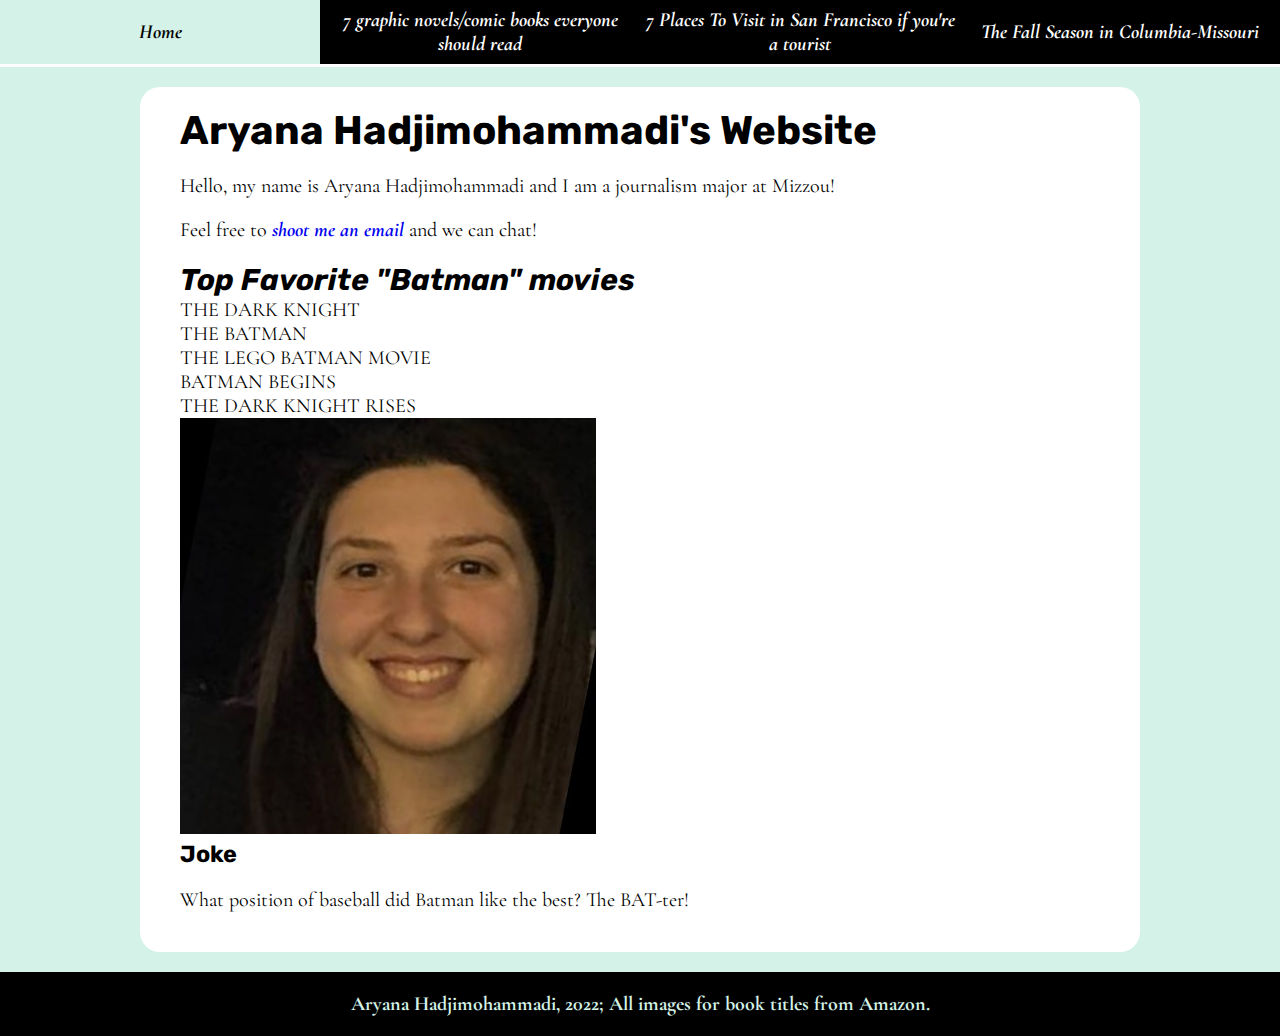
<file: index.html>
<!DOCTYPE html>
<html lang="en" dir="ltr">
  <head>
    <meta charset="utf-8">
    <title>Aryana Hadjimohammadi's Website</title>
    <link rel="preconnect" href="https://fonts.googleapis.com">
    <link rel="preconnect" href="https://fonts.gstatic.com" crossorigin>
    <link href="https://fonts.googleapis.com/css2?family=Cormorant+Garamond&family=Rubik:ital,wght@0,400;1,700&display=swap" rel="stylesheet">

    <link rel="stylesheet" href="my-styles.css">
  </head>
  <body>
    <a class="skip-link" href="#content">Skip to content</a>
    <nav>
      <ul>
        <li><a class="active" href="index.html">Home</a></li>
            <li><a href="seven-graphic-novels-everyone-should-read.html">7 graphic novels/comic books everyone should read</a></li>
            <li><a href="7-Places-To-Visit-In-San-Francisco.html">7 Places To Visit in San Francisco if you're a tourist</a></li>
            <li><a href="Fall-In-Columbia.html">The Fall Season in Columbia-Missouri</a></li>
          </ul>
        </nav>

    <main id="content">
    <h1>Aryana Hadjimohammadi's Website</h1>
    <p>Hello, my name is Aryana Hadjimohammadi and I am a journalism major at Mizzou!</p>

    <p>Feel free to <a href="mailto:ah5hh@umsystem.edu">shoot me an email</a> and we can chat!</p>

    <section>
      <h2>Top Favorite "Batman" movies</h2>
      <ol>
          <li>The Dark Knight</li>
          <li>The Batman</li>
          <li>The LEGO Batman Movie</li>
          <li>Batman Begins</li>
          <li>The Dark Knight Rises</li>
        </ol>
      </section>
<a href="mailto:ah5hh@umsystem.edu">
    <img src="headshot_Aryana.jpeg" alt="headshot of Aryana">
</a>

<section>
  <h3>Joke</h3>
  </section>


  <p>What position of baseball did Batman like the best? The BAT-ter!</p>
</main>

<footer>Aryana Hadjimohammadi, 2022; All images for book titles from Amazon.</footer>

  </body>
</html>
</file>
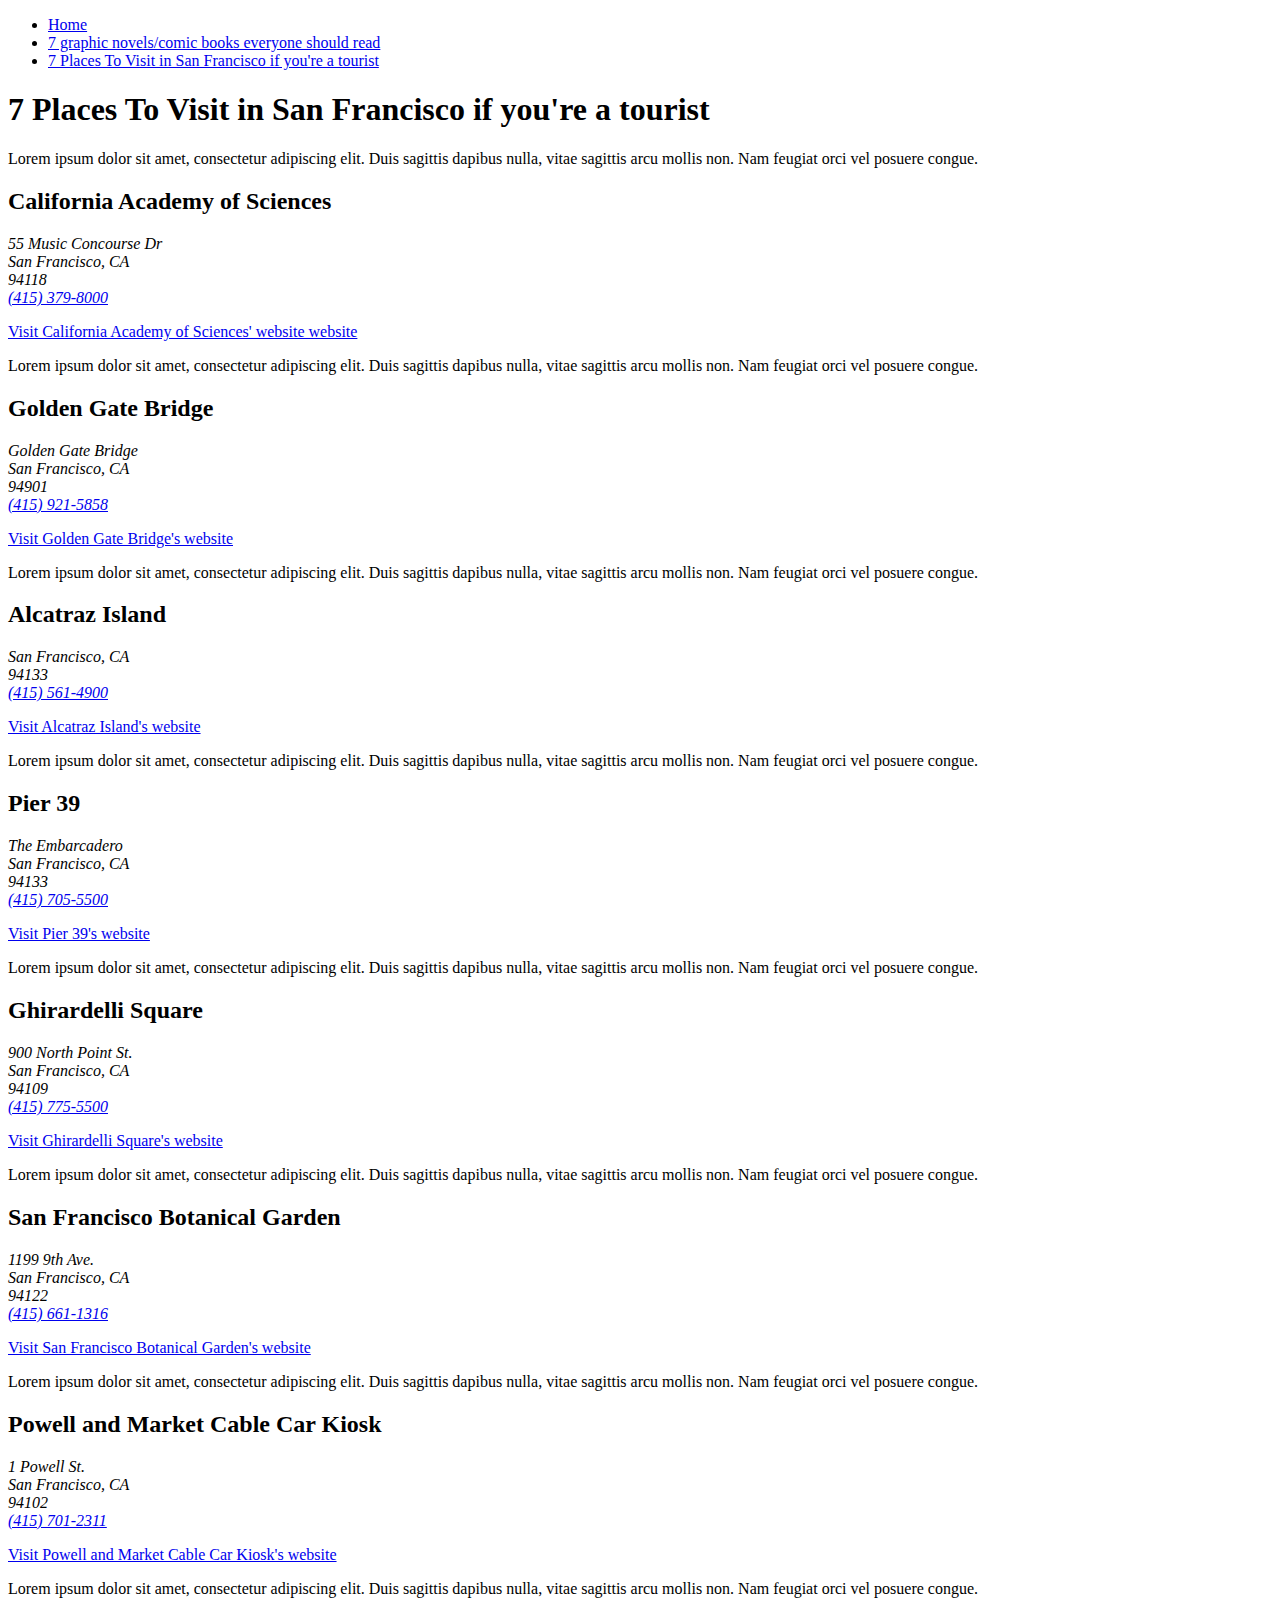
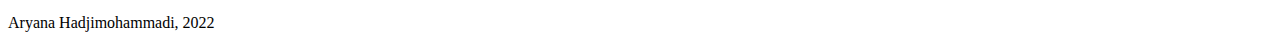
<file: 7 Places To Visit In San Francisco.html>
<!DOCTYPE html>
<html lang="en" dir="ltr">
  <head>
    <meta charset="utf-8">
    <title>7 Places To Visit in San Francisco if you're a tourist</title>
  </head>
  <body>
    <nav>
      <ul>
        <li><a href="index.html">Home</a></li>
            <li><a href="seven-graphic-novels-everyone-should-read.html">7 graphic novels/comic books everyone should read</a></li>
            <li><a class="active" href="7-Places-To-Visit-In-San-Francisco">7 Places To Visit in San Francisco if you're a tourist</a></li>
          </ul>
        </nav>

        <main>
          <h1>7 Places To Visit in San Francisco if you're a tourist</h1>
          <p>Lorem ipsum dolor sit amet, consectetur adipiscing elit. Duis sagittis dapibus nulla, vitae sagittis arcu mollis non. Nam feugiat orci vel posuere congue.</p>

          <section class="location-holder">
            <div class="text-holder">
              <h2>California Academy of Sciences</h2>
              <address>
                55 Music Concourse Dr<br>
                San Francisco, CA<br>
                94118<br>
                <a href="tel:+14153798000">(415) 379-8000</a>
              </address>
              <p><a href="https://www.calacademy.org">Visit California Academy of Sciences' website website</a></p>
              <p>Lorem ipsum dolor sit amet, consectetur adipiscing elit. Duis sagittis dapibus nulla, vitae sagittis arcu mollis non. Nam feugiat orci vel posuere congue.</p>
            </div>
          </section>

          <section class="location-holder">
            <div class="text-holder">
              <h2>Golden Gate Bridge</h2>
              <address>
                Golden Gate Bridge<br>
                San Francisco, CA<br>
                94901<br>
                <a href="tel:+14159215858">(415) 921-5858</a>
              </address>
              <p><a href="https://www.goldengate.org/bridge/visiting-the-bridge/">Visit Golden Gate Bridge's website</a></p>
              <p>Lorem ipsum dolor sit amet, consectetur adipiscing elit. Duis sagittis dapibus nulla, vitae sagittis arcu mollis non. Nam feugiat orci vel posuere congue.</p>
            </div>
          </section>

          <section class="location-holder">
            <div class="text-holder">
              <h2>Alcatraz Island</h2>
              <address>
                San Francisco, CA<br>
                94133<br>
                <a href="tel:+14155614900">(415) 561-4900</a>
              </address>
              <p><a href="https://www.nps.gov/alca/index.htm">Visit Alcatraz Island's website</a></p>
              <p>Lorem ipsum dolor sit amet, consectetur adipiscing elit. Duis sagittis dapibus nulla, vitae sagittis arcu mollis non. Nam feugiat orci vel posuere congue.</p>
            </div>
          </section>

          <section class="location-holder">
            <div class="text-holder">
              <h2>Pier 39</h2>
              <address>
                The Embarcadero<br>
                San Francisco, CA<br>
                94133<br>
                <a href="tel:+14157055500">(415) 705-5500</a>
              </address>
              <p><a href="https://www.pier39.com/">Visit Pier 39's website</a></p>
              <p>Lorem ipsum dolor sit amet, consectetur adipiscing elit. Duis sagittis dapibus nulla, vitae sagittis arcu mollis non. Nam feugiat orci vel posuere congue.</p>
            </div>
          </section>

          <section class="location-holder">
            <div class="text-holder">
              <h2>Ghirardelli Square</h2>
              <address>
                900 North Point St.<br>
                San Francisco, CA<br>
                94109<br>
                <a href="tel:+14157755500">(415) 775-5500</a>
              </address>
              <p><a href="http://www.ghirardellisq.com">Visit Ghirardelli Square's website</a></p>
              <p>Lorem ipsum dolor sit amet, consectetur adipiscing elit. Duis sagittis dapibus nulla, vitae sagittis arcu mollis non. Nam feugiat orci vel posuere congue.</p>
            </div>
          </section>

          <section class="location-holder">
            <div class="text-holder">
              <h2>San Francisco Botanical Garden</h2>
              <address>
                1199 9th Ave.<br>
                San Francisco, CA<br>
                94122<br>
                <a href="tel:+14156611316">(415) 661-1316</a>
              </address>
              <p><a href="https://www.sfbg.org/">Visit San Francisco Botanical Garden's website</a></p>
              <p>Lorem ipsum dolor sit amet, consectetur adipiscing elit. Duis sagittis dapibus nulla, vitae sagittis arcu mollis non. Nam feugiat orci vel posuere congue.</p>
            </div>
          </section>

          <section class="location-holder">
            <div class="text-holder">
              <h2>Powell and Market Cable Car Kiosk</h2>
              <address>
                1 Powell St.<br>
                San Francisco, CA<br>
                94102<br>
                <a href="tel:+14157012311">(415) 701-2311</a>
              </address>
              <p><a href="https://www.sfmta.com/getting-around/muni/cable-cars">Visit Powell and Market Cable Car Kiosk's website</a></p>
              <p>Lorem ipsum dolor sit amet, consectetur adipiscing elit. Duis sagittis dapibus nulla, vitae sagittis arcu mollis non. Nam feugiat orci vel posuere congue.</p>
            </div>
          </section>

        </main>

<footer>Aryana Hadjimohammadi, 2022</footer>


  </body>
</html>
</file>
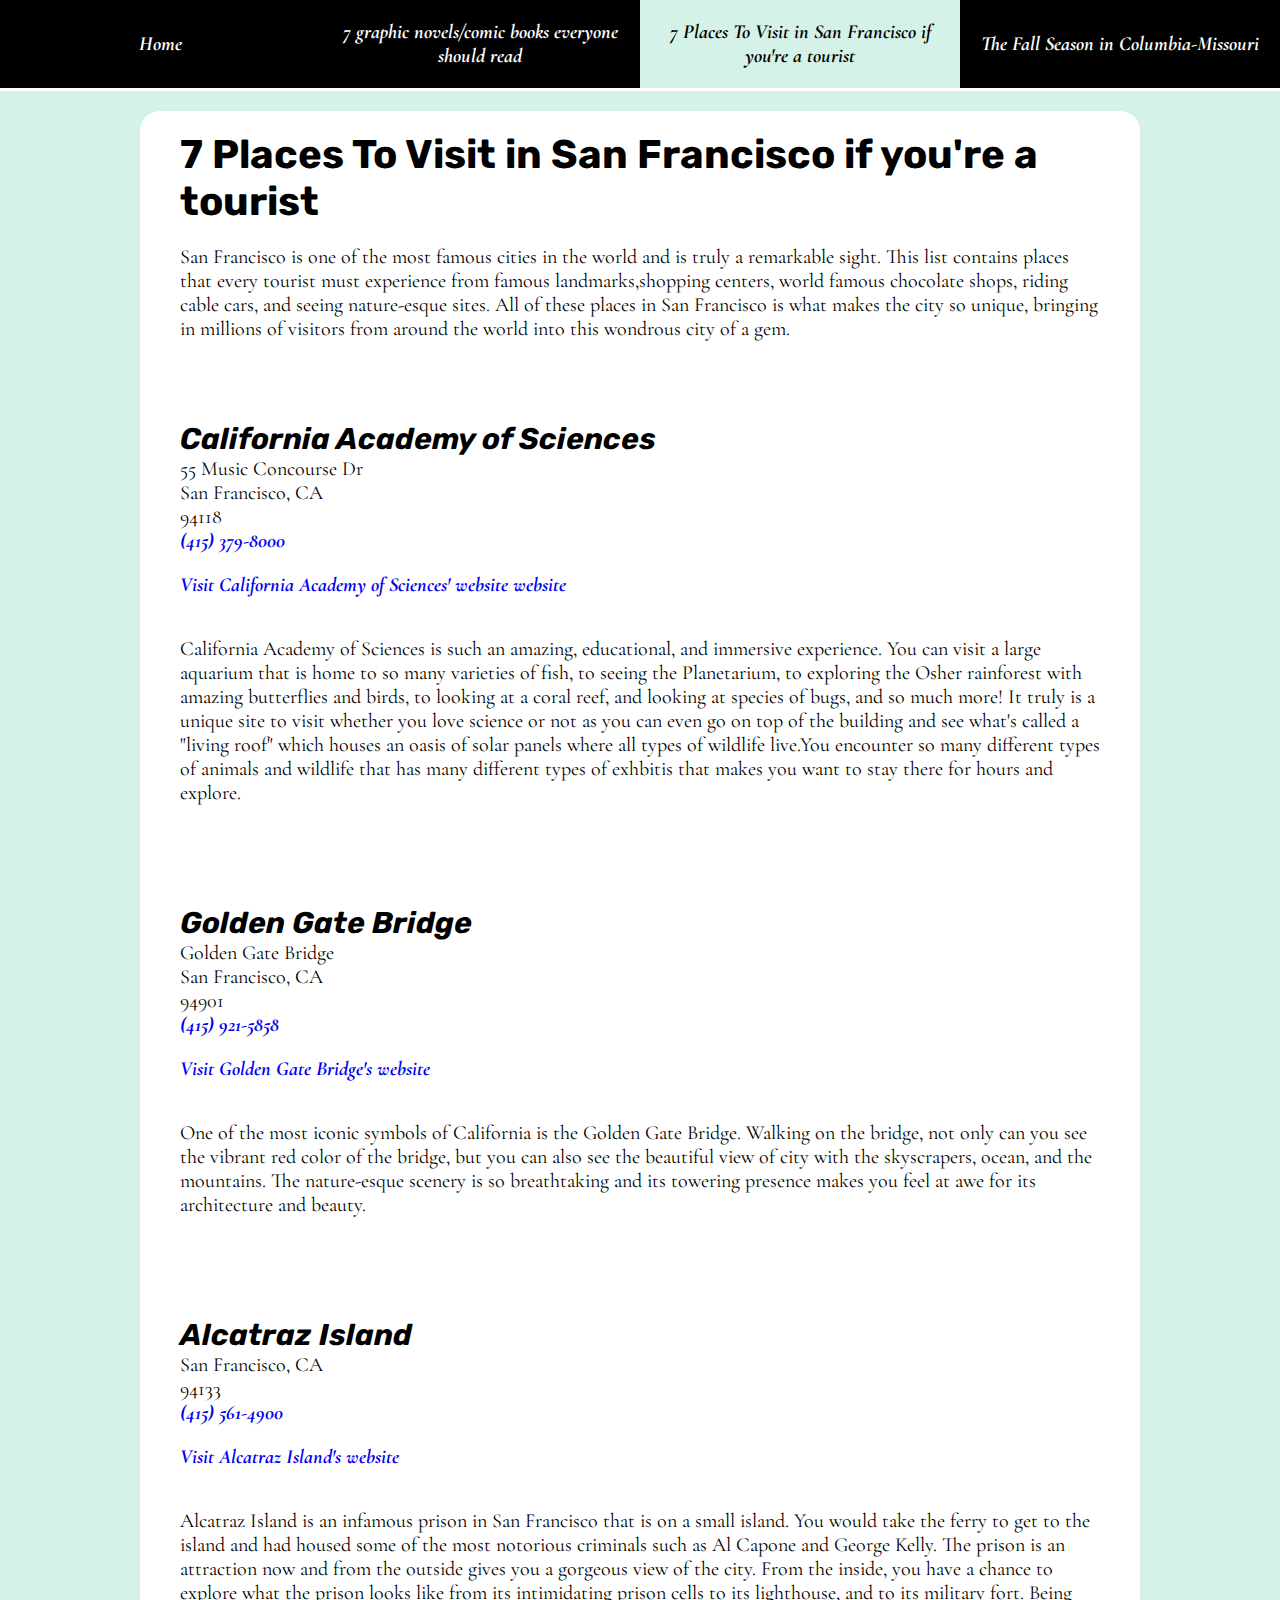
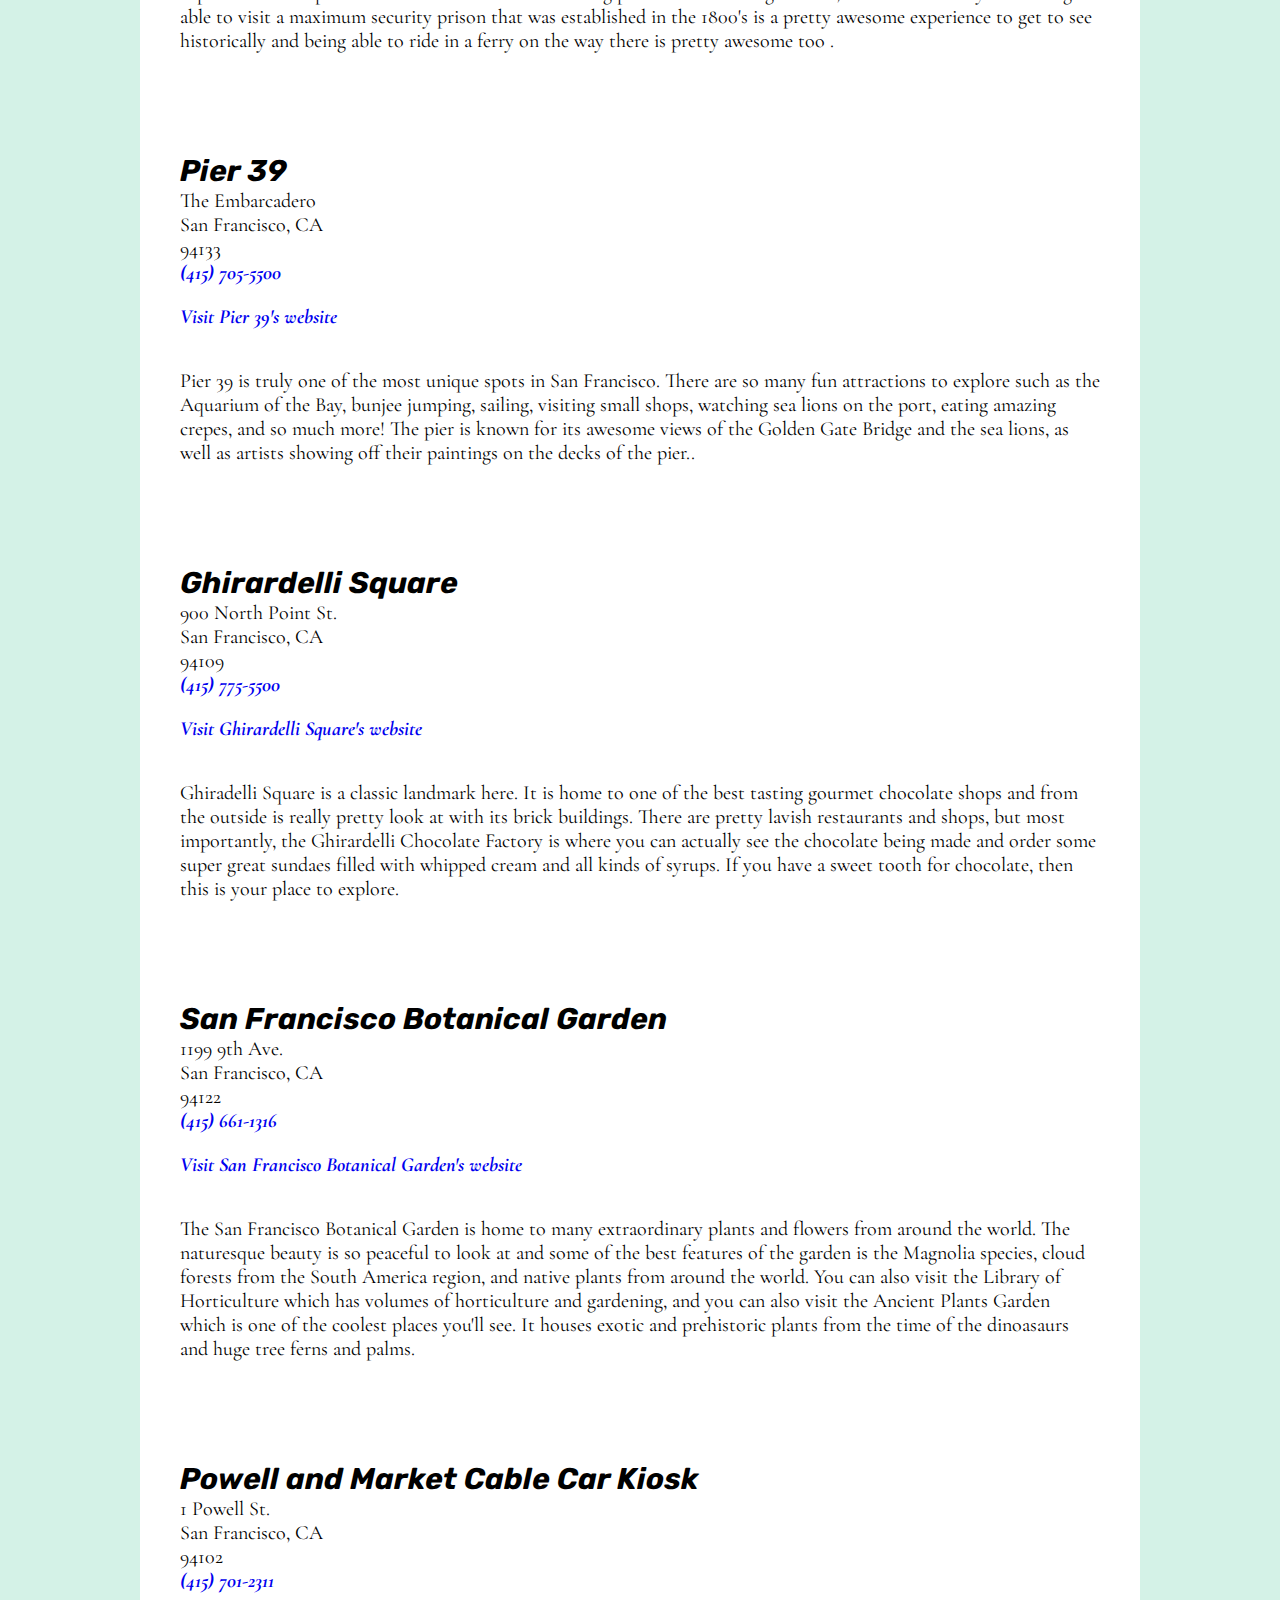
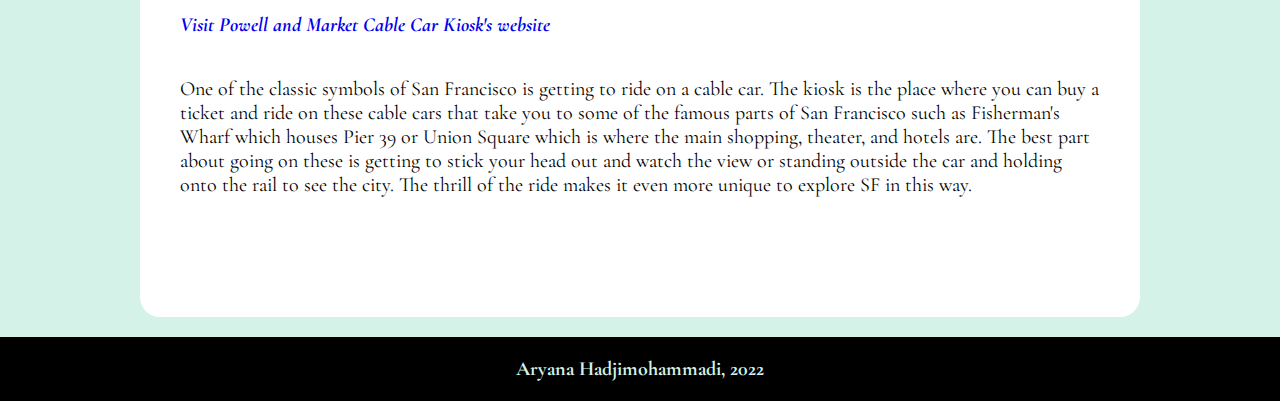
<file: 7-Places-To-Visit-In-San-Francisco.html>
<!DOCTYPE html>
<html lang="en" dir="ltr">
  <head>
    <meta charset="utf-8">
    <title>7 Places To Visit in San Francisco if you're a tourist</title>

    <link rel="preconnect" href="https://fonts.googleapis.com">
    <link rel="preconnect" href="https://fonts.gstatic.com" crossorigin>
    <link href="https://fonts.googleapis.com/css2?family=Cormorant+Garamond&family=Rubik:ital,wght@0,400;1,700&display=swap" rel="stylesheet">

    <link rel="stylesheet" href="my-styles.css">
  </head>
  <body>
    <a class="skip-link" href="#content">Skip to content</a>
    <nav>
      <ul>
        <li><a href="index.html">Home</a></li>
            <li><a href="seven-graphic-novels-everyone-should-read.html">7 graphic novels/comic books everyone should read</a></li>
            <li><a class="active" href="7-Places-To-Visit-In-San-Francisco">7 Places To Visit in San Francisco if you're a tourist</a></li>
            <li><a href="Fall-In-Columbia.html">The Fall Season in Columbia-Missouri</a></li>
          </ul>
        </nav>

        <main id="content">
          <h1>7 Places To Visit in San Francisco if you're a tourist</h1>
          <p>San Francisco is one of the most famous cities in the world and is truly a remarkable sight. This list contains places that every tourist must experience from famous landmarks,shopping centers, world famous chocolate shops, riding cable cars, and seeing nature-esque sites. All of these places in San Francisco is what makes the city so unique, bringing in millions of visitors from around the world into this wondrous city of a gem.</p>

          <section class="location-holder">
            <div class="text-holder">
              <h2>California Academy of Sciences</h2>
              <address>
                55 Music Concourse Dr<br>
                San Francisco, CA<br>
                94118<br>
                <a href="tel:+14153798000">(415) 379-8000</a>
              </address>
              <p><a href="https://www.calacademy.org">Visit California Academy of Sciences' website website</a></p>
              <p>California Academy of Sciences is such an amazing, educational, and immersive experience. You can visit a large aquarium that is home to so many varieties of fish, to seeing the Planetarium, to exploring the Osher rainforest with amazing butterflies and birds, to looking at a coral reef, and looking at species of bugs, and so much more! It truly is a unique site to visit whether you love science or not as you can even go on top of the building and see what's called a "living roof" which houses an oasis of solar panels where all types of wildlife live.You encounter so many different types of animals and wildlife that has many different types of exhbitis that makes you want to stay there for hours and explore.</p>
            </div>
          </section>

          <section class="location-holder">
            <div class="text-holder">
              <h2>Golden Gate Bridge</h2>
              <address>
                Golden Gate Bridge<br>
                San Francisco, CA<br>
                94901<br>
                <a href="tel:+14159215858">(415) 921-5858</a>
              </address>
              <p><a href="https://www.goldengate.org/bridge/visiting-the-bridge/">Visit Golden Gate Bridge's website</a></p>
              <p>One of the most iconic symbols of California is the Golden Gate Bridge. Walking on the bridge, not only can you see the vibrant red color of the bridge, but you can also see the beautiful view of city with the skyscrapers, ocean, and the mountains. The nature-esque scenery is so breathtaking and its towering presence makes you feel at awe for its architecture and beauty.</p>
            </div>
          </section>

          <section class="location-holder">
            <div class="text-holder">
              <h2>Alcatraz Island</h2>
              <address>
                San Francisco, CA<br>
                94133<br>
                <a href="tel:+14155614900">(415) 561-4900</a>
              </address>
              <p><a href="https://www.nps.gov/alca/index.htm">Visit Alcatraz Island's website</a></p>
              <p>Alcatraz Island is an infamous prison in San Francisco that is on a small island. You would take the ferry to get to the island and had housed some of the most notorious criminals such as Al Capone and George Kelly. The prison is an attraction now and from the outside gives you a gorgeous view of the city. From the inside, you have a chance to explore what the prison looks like from its intimidating prison cells to its lighthouse, and to its military fort. Being able to visit a maximum security prison that was established in the 1800's is a pretty awesome experience to get to see historically and being able to ride in a ferry on the way there is pretty awesome too .</p>
            </div>
          </section>

          <section class="location-holder">
            <div class="text-holder">
              <h2>Pier 39</h2>
              <address>
                The Embarcadero<br>
                San Francisco, CA<br>
                94133<br>
                <a href="tel:+14157055500">(415) 705-5500</a>
              </address>
              <p><a href="https://www.pier39.com/">Visit Pier 39's website</a></p>
              <p>Pier 39 is truly one of the most unique spots in San Francisco. There are so many fun attractions to explore such as the Aquarium of the Bay, bunjee jumping, sailing, visiting small shops, watching sea lions on the port, eating amazing crepes, and so much more! The pier is known for its awesome views of the Golden Gate Bridge and the sea lions, as well as artists showing off their paintings on the decks of the pier..</p>
            </div>
          </section>

          <section class="location-holder">
            <div class="text-holder">
              <h2>Ghirardelli Square</h2>
              <address>
                900 North Point St.<br>
                San Francisco, CA<br>
                94109<br>
                <a href="tel:+14157755500">(415) 775-5500</a>
              </address>
              <p><a href="http://www.ghirardellisq.com">Visit Ghirardelli Square's website</a></p>
              <p>Ghiradelli Square is a classic landmark here. It is home to one of the best tasting gourmet chocolate shops and from the outside is really pretty look at with its brick buildings. There are pretty lavish restaurants and shops, but most importantly, the Ghirardelli Chocolate Factory is where you can actually see the chocolate being made and order some super great sundaes filled with whipped cream and all kinds of syrups. If you have a sweet tooth for chocolate, then this is your place to explore.</p>
            </div>
          </section>

          <section class="location-holder">
            <div class="text-holder">
              <h2>San Francisco Botanical Garden</h2>
              <address>
                1199 9th Ave.<br>
                San Francisco, CA<br>
                94122<br>
                <a href="tel:+14156611316">(415) 661-1316</a>
              </address>
              <p><a href="https://www.sfbg.org/">Visit San Francisco Botanical Garden's website</a></p>
              <p>The San Francisco Botanical Garden is home to many extraordinary plants and flowers from around the world. The naturesque beauty is so peaceful to look at and some of the best features of the garden is the Magnolia species, cloud forests from the South America region, and native plants from around the world. You can also visit the Library of Horticulture which has volumes of horticulture and gardening, and you can also visit the Ancient Plants Garden which is one of the coolest places you'll see. It houses exotic and prehistoric plants from the time of the dinoasaurs and huge tree ferns and palms.</p>
            </div>
          </section>

          <section class="location-holder">
            <div class="text-holder">
              <h2>Powell and Market Cable Car Kiosk</h2>
              <address>
                1 Powell St.<br>
                San Francisco, CA<br>
                94102<br>
                <a href="tel:+14157012311">(415) 701-2311</a>
              </address>
              <p><a href="https://www.sfmta.com/getting-around/muni/cable-cars">Visit Powell and Market Cable Car Kiosk's website</a></p>
              <p>One of the classic symbols of San Francisco is getting to ride on a cable car. The kiosk is the place where you can buy a ticket and ride on these cable cars that take you to some of the famous parts of San Francisco such as Fisherman's Wharf which houses Pier 39 or Union Square which is where the main shopping, theater, and hotels are. The best part about going on these is getting to stick your head out and watch the view or standing outside the car and holding onto the rail to see the city. The thrill of the ride makes it even more unique to explore SF in this way.</p>
            </div>
          </section>

        </main>

<footer>Aryana Hadjimohammadi, 2022</footer>


  </body>
</html>
</file>
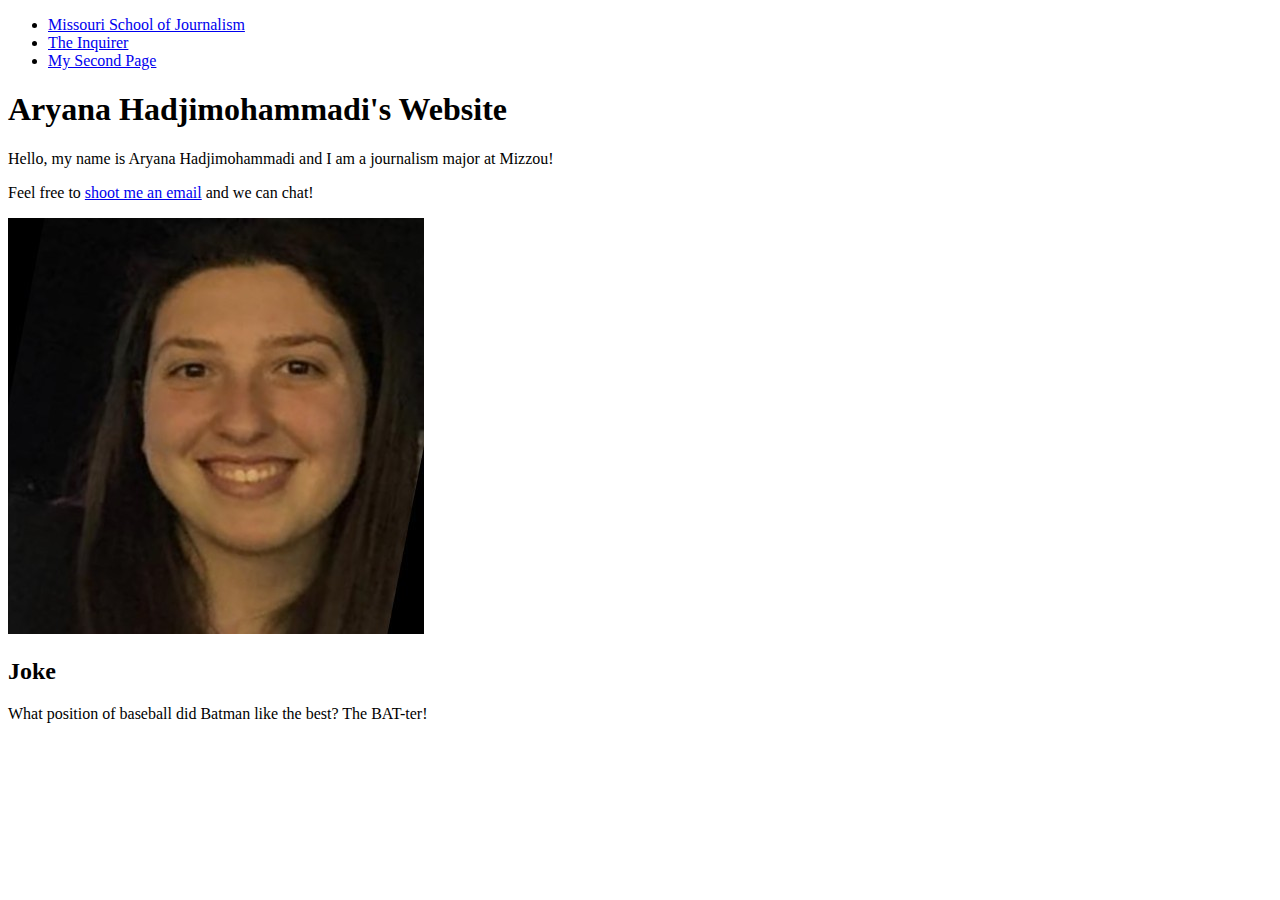
<file: my-old-index.html>
<!DOCTYPE html>
<html lang="en" dir="ltr">
  <head>
    <meta charset="utf-8">
    <title>Aryana Hadjimohammadi's Website</title>
  </head>
  <body>
    <nav>
      <ul>
        <li><a href="https://journalism.missouri.edu/">Missouri School of Journalism</a></li>
          <li><a href="https://www.dvcinquirer.com/">The Inquirer</a></li>
          <li><a href="second-page.html">My Second Page</a></li>
          </ul>
          </nav>
    <h1>Aryana Hadjimohammadi's Website</h1>
    <p>Hello, my name is Aryana Hadjimohammadi and I am a journalism major at Mizzou!</p>

    <p>Feel free to <a href="mailto:ah5hh@umsystem.edu">shoot me an email</a> and we can chat!</p>

<a href="mailto:ah5hh@umsystem.edu">
    <img src="headshot_Aryana.jpeg" alt="headshot of Aryana">
</a>

<section>
  <h2>Joke</h2>
  <p>What position of baseball did Batman like the best? The BAT-ter!</p>
</section>
<p></p>
  </body>
</html>
</file>
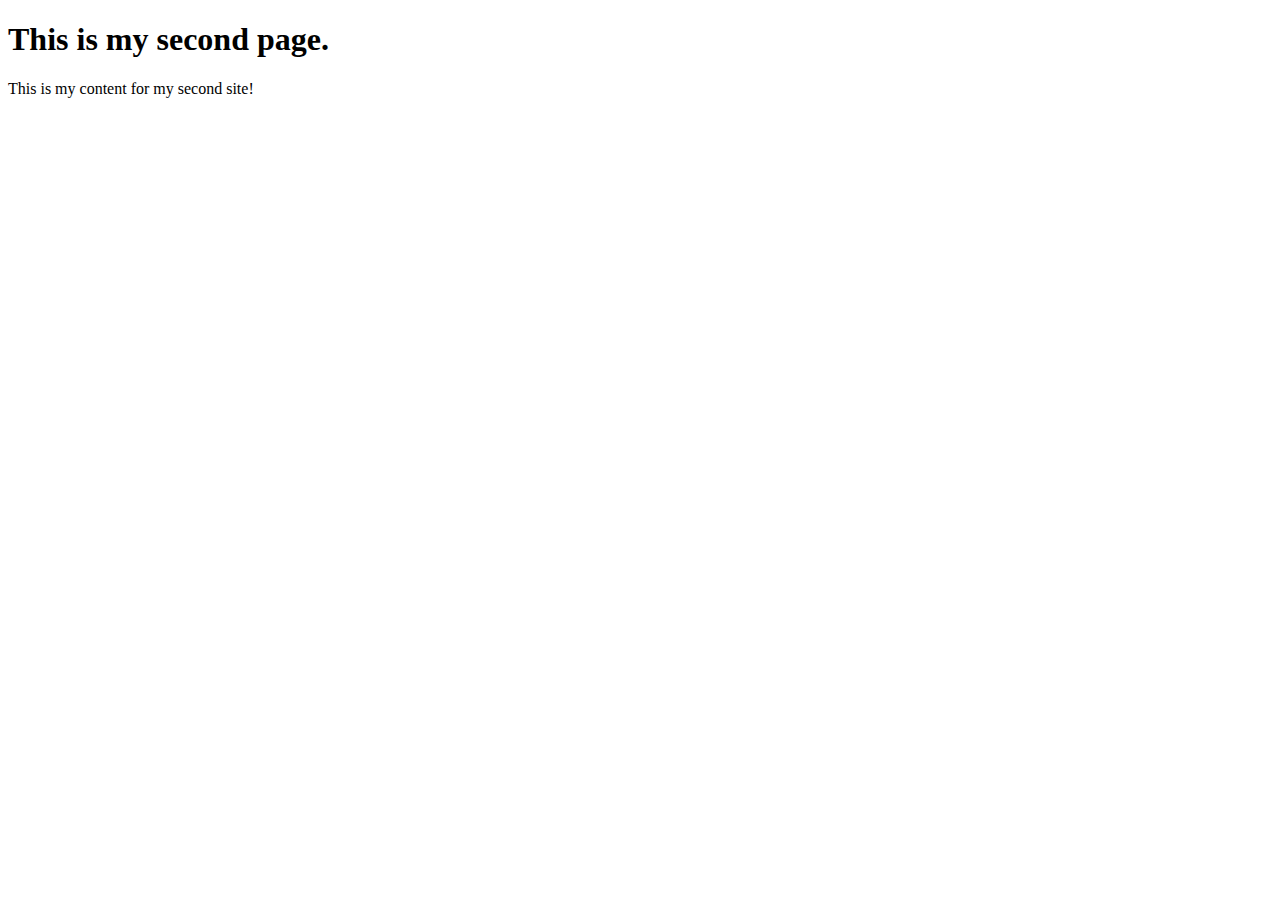
<file: new-page.html>
<!DOCTYPE html>
<html lang="en" dir="ltr">
  <head>
    <meta charset="utf-8">
    <title>Second Page |Aryana Hadjimohammadi's site</title>
  </head>
  <body>
  <h1>This is my second page.</h1>
  <p>This is my content for my second site!</p>
  </body>
</html>
</file>
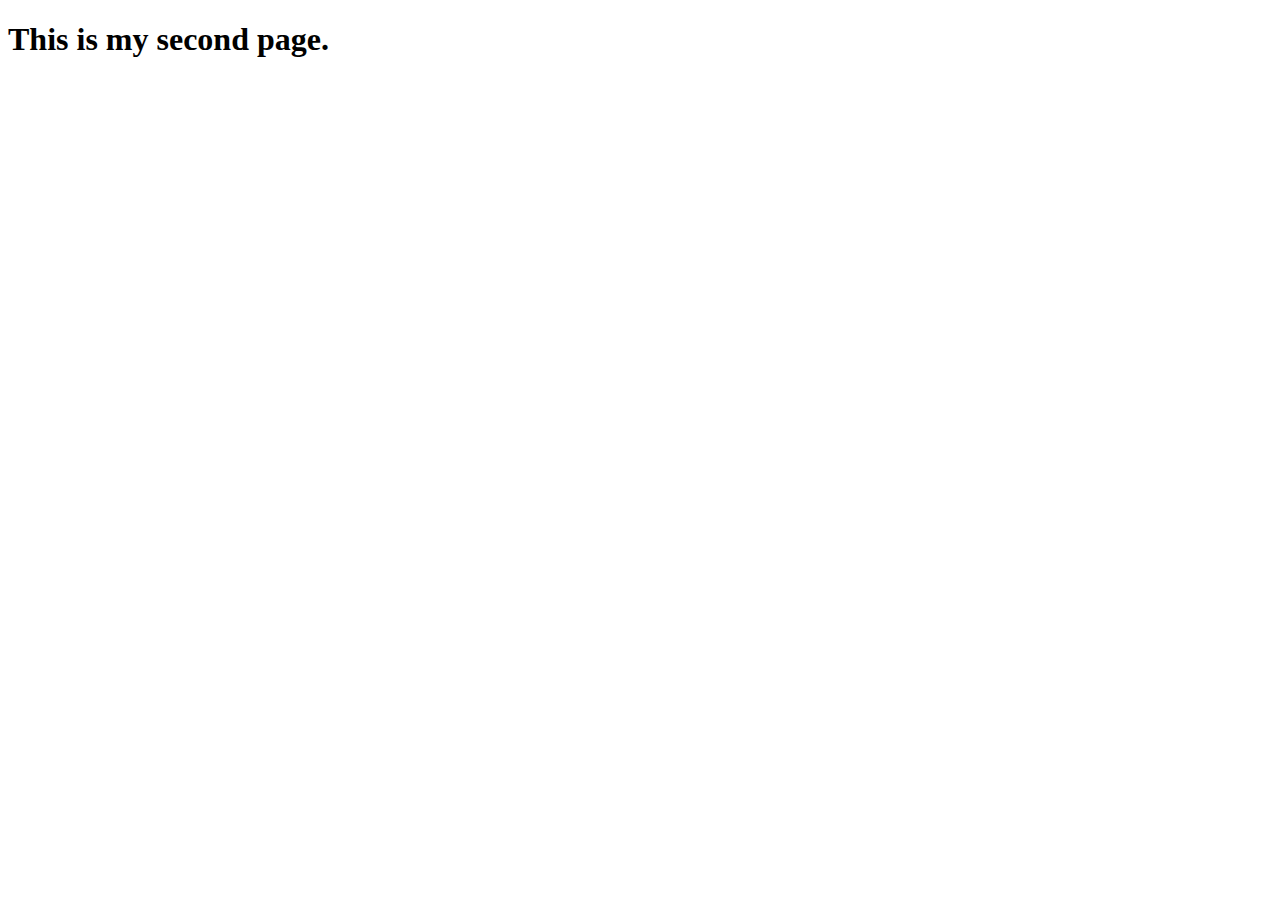
<file: second page.html>
<!DOCTYPE html>
<html lang="en" dir="ltr">
  <head>
    <meta charset="utf-8">
    <title>Second Page | Aryana Hadjimohammadi's site</title>
  </head>
  <body>
    <h1>This is my second page.</h1>
  </body>
</html>
</file>
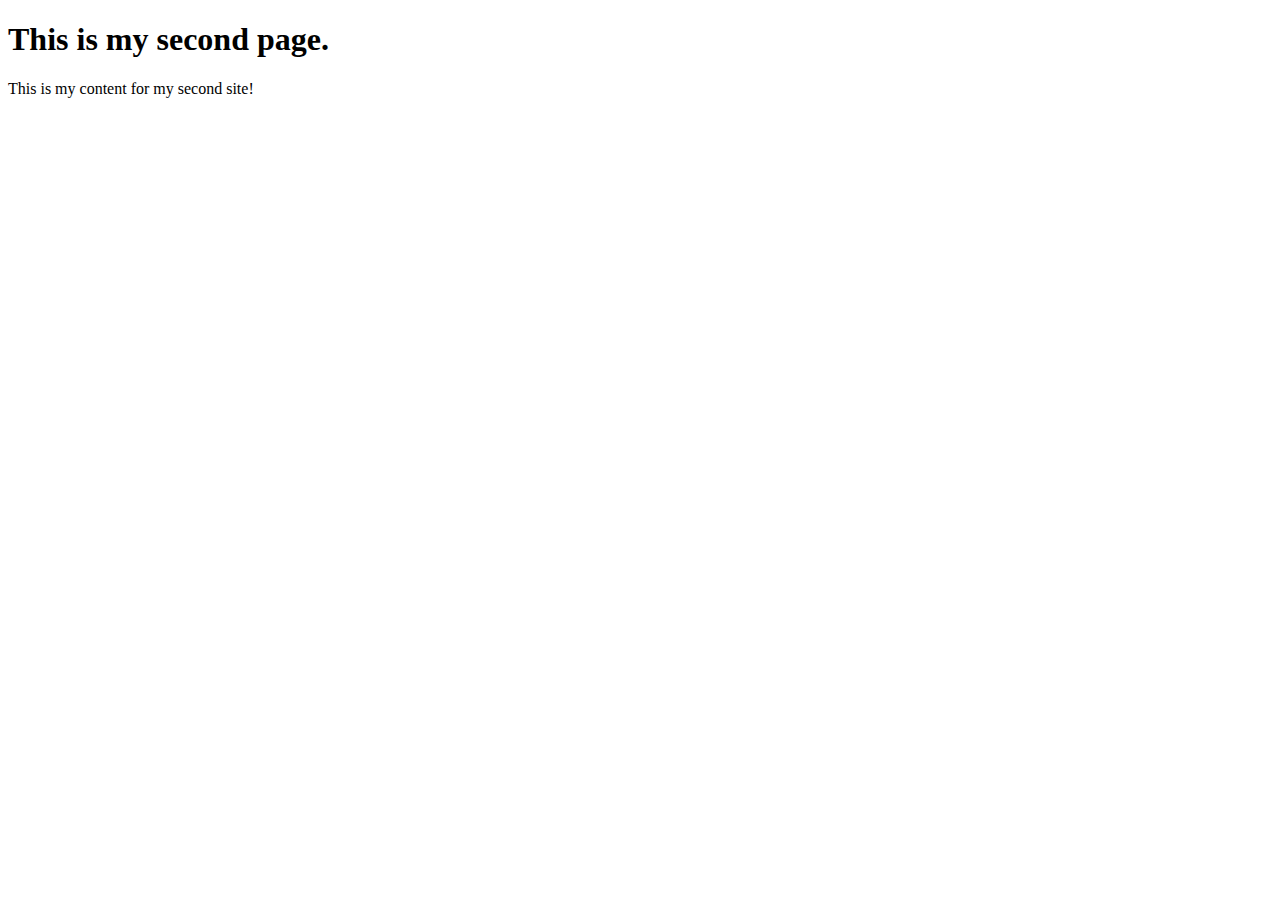
<file: second-page.html>
<!DOCTYPE html>
<html lang="en" dir="ltr">
  <head>
    <meta charset="utf-8">
    <title>Second Page | Aryana Hadjimohammadi's site</title>
  </head>
  <body>
    <h1>This is my second page.</h1>
    <p>This is my content for my second site!</p>
  </body>
</html>
</file>
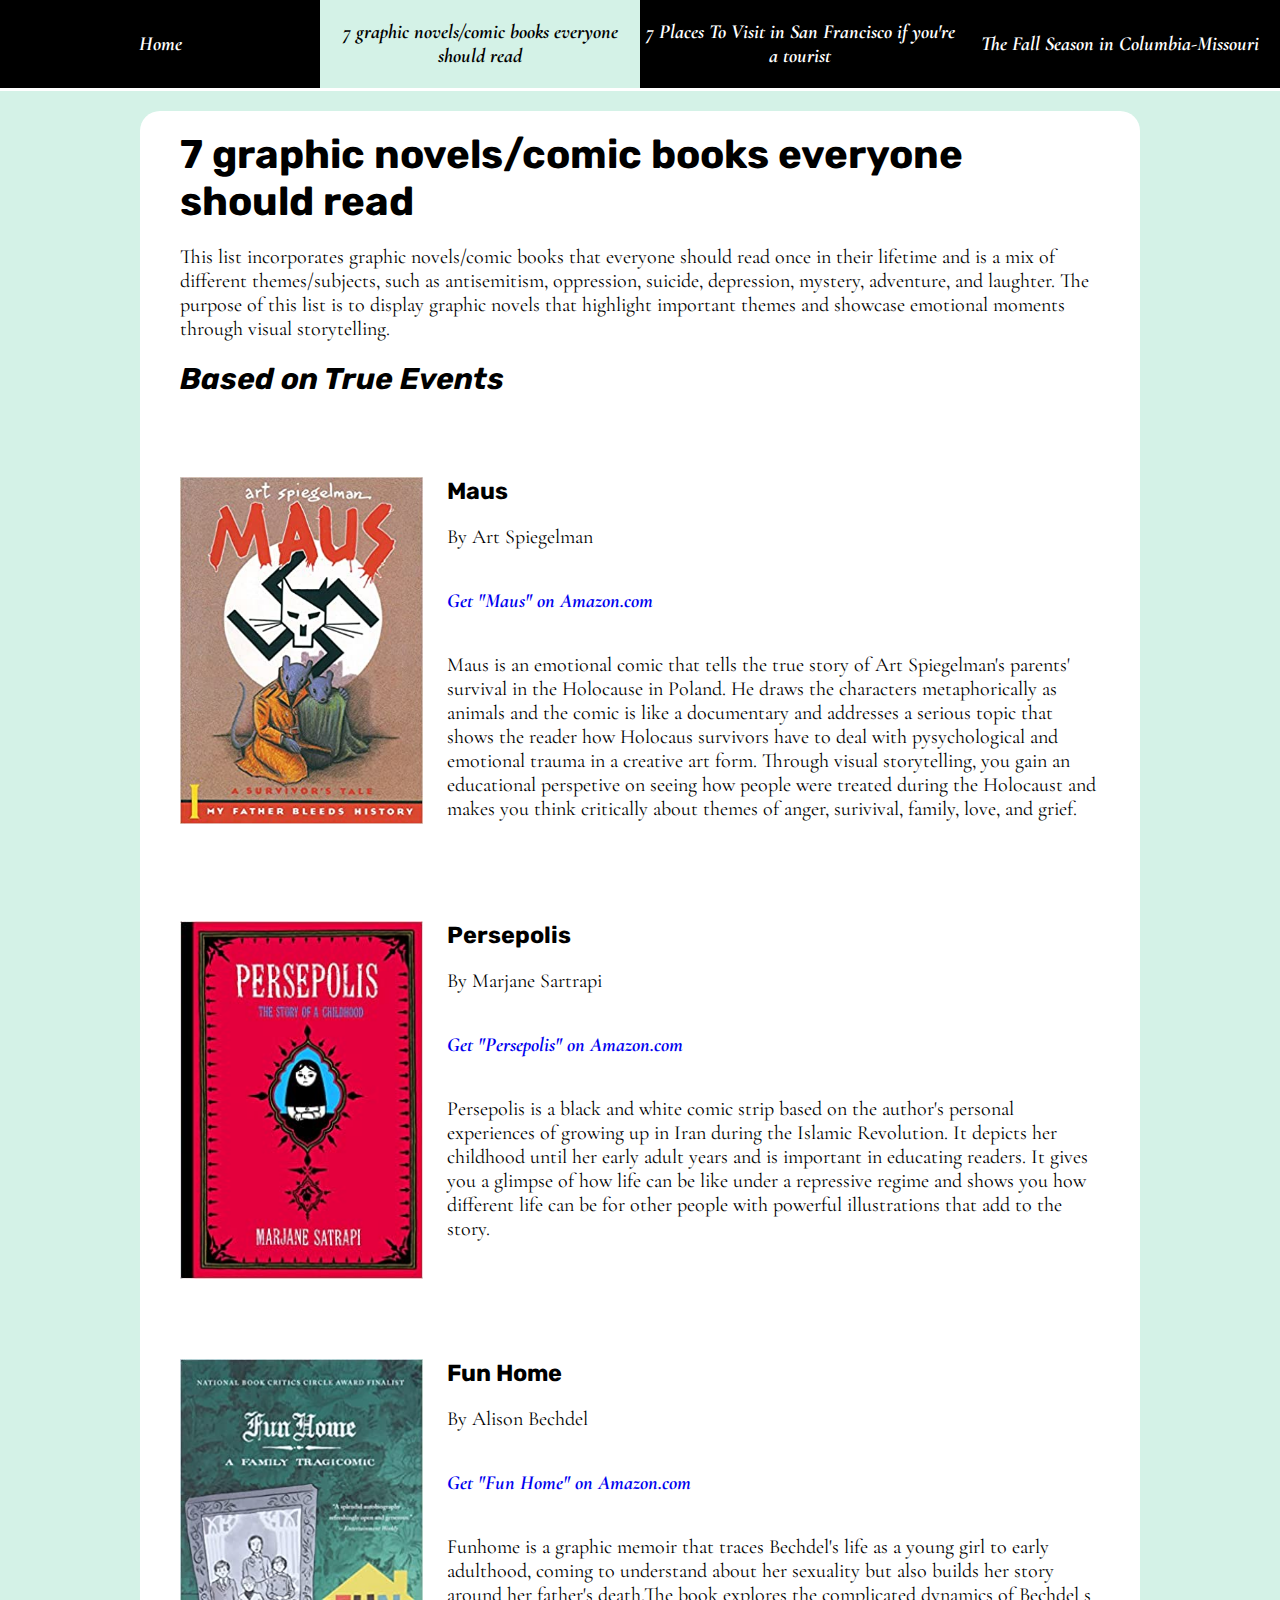
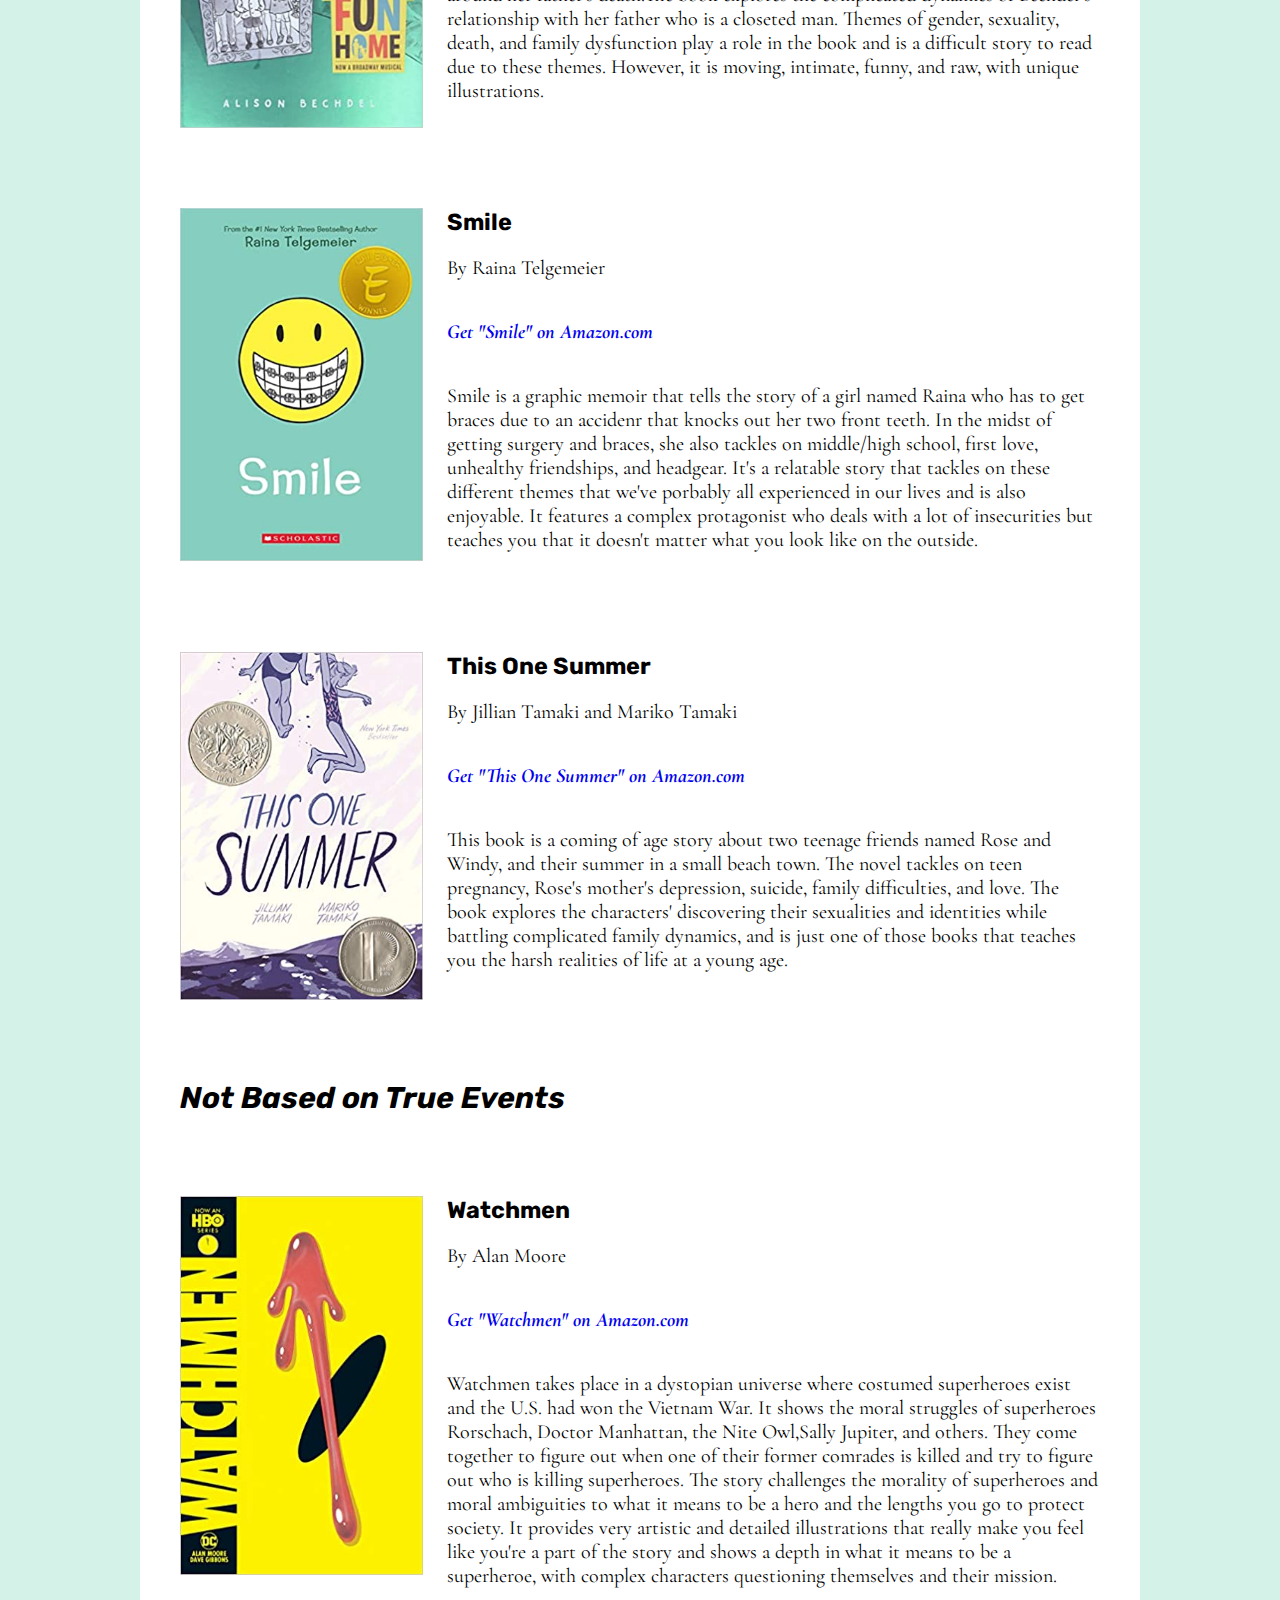
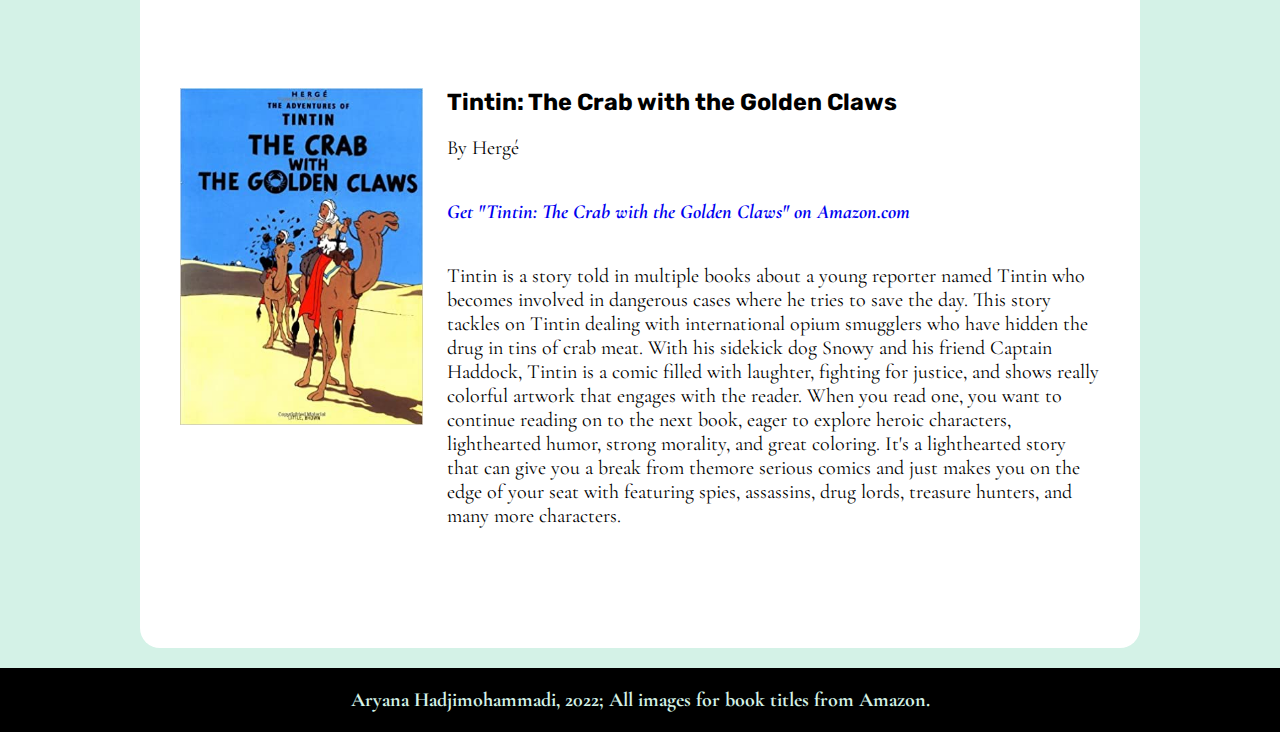
<file: seven-graphic-novels-everyone-should-read.html>
<!DOCTYPE html>
<html lang="en" dir="ltr">
  <head>
    <meta charset="utf-8">
    <title>7 graphic novels/comic books everyone should read</title>

    <link rel="preconnect" href="https://fonts.googleapis.com">
    <link rel="preconnect" href="https://fonts.gstatic.com" crossorigin>
    <link href="https://fonts.googleapis.com/css2?family=Cormorant+Garamond&family=Rubik:ital,wght@0,400;1,700&display=swap" rel="stylesheet">

    <link rel="stylesheet" href="my-styles.css">

  </head>

  <body class="media-list">
    <a class="skip-link" href="#content">Skip to content</a>
    <nav>
      <ul>
        <li><a href="index.html">Home</a></li>
        <li><a class="active" href="seven-graphic-novels-everyone-should-read.html">7 graphic novels/comic books everyone should read</a></li>
        <li><a href="7-Places-To-Visit-In-San-Francisco">7 Places To Visit in San Francisco if you're a tourist</a></li>
        <li><a href="Fall-In-Columbia.html">The Fall Season in Columbia-Missouri</a></li>
      </ul>
    </nav>

    <main id="content">
      <h1>7 graphic novels/comic books everyone should read</h1>
      <p>This list incorporates graphic novels/comic books that everyone should read once in their lifetime and is a mix of different themes/subjects, such as antisemitism, oppression, suicide, depression, mystery, adventure, and laughter. The purpose of this list is to display graphic novels that highlight important themes and showcase emotional moments through visual storytelling.</p>
      <h2>Based on True Events</h2>

        <section class="media-holder">
          <div class="image-holder">
            <img src="images/maus.jpg" alt="Book cover of Maus by Art Spiegelman">
        </div>
        <div class="text-holder">
          <h3>Maus</h3>
          <p>By Art Spiegelman</p>
          <p><a href="https://www.amazon.com/Maus-Survivors-Father-Bleeds-History/dp/0394747232/ref=sr_1_1?crid=9YPDC9RFSX7U&keywords=maus+graphic+novel&qid=1664920326&qu=eyJxc2MiOiIyLjI4IiwicXNhIjoiMi4xMiIsInFzcCI6IjIuMDUifQ%3D%3D&s=instant-video&sprefix=maus+graphic+novel%2Cinstant-video%2C101&sr=1-1-catcorr">Get "Maus" on Amazon.com</a></p>
          <p>Maus is an emotional comic that tells the true story of Art Spiegelman's parents' survival in the Holocause in Poland. He draws the characters metaphorically as animals and the comic is like a documentary and addresses a serious topic that shows the reader how Holocaus survivors have to deal with pysychological and emotional trauma in a creative art form. Through visual storytelling, you gain an educational perspetive on seeing how people were treated during the Holocaust and makes you think critically about themes of anger, surivival, family, love, and grief.</p>
        </div>
      </section>


      <section class="media-holder">
        <div class="image-holder">
          <img src="images/persepolis.jpg" alt="Book cover of Persepolis by Marjane Sartrapi">
      </div>
      <div class="text-holder">
        <h3>Persepolis</h3>
        <p>By Marjane Sartrapi</p>
        <p><a href="https://www.amazon.com/Persepolis-Childhood-Pantheon-Graphic-Library/dp/037571457X">Get "Persepolis" on Amazon.com</a></p>
        <p>Persepolis is a black and white comic strip based on the author's personal experiences of growing up in Iran during the Islamic Revolution. It depicts her childhood until her early adult years and is important in educating readers. It gives you a glimpse of how life can be like under a repressive regime and shows you how different life can be for other people with powerful illustrations that add to the story.</p>
      </div>
      </section>

      <section class="media-holder">
        <div class="image-holder">
          <img src="images/fun_home.jpg" alt="Book cover of Fun Home by Alison Bechdel">
      </div>
      <div class="text-holder">
        <h3>Fun Home</h3>
        <p>By Alison Bechdel</p>
        <p><a href="https://www.amazon.com/Fun-Home-Tragicomic-Alison-Bechdel/dp/0618871713/ref=sr_1_1?crid=YYRXHPZSN8D0&keywords=funhome&qid=1665348982&qu=eyJxc2MiOiIxLjQzIiwicXNhIjoiMC42MSIsInFzcCI6IjAuNTEifQ%3D%3D&s=books&sprefix=funhome%2Cstripbooks%2C125&sr=1-1">Get "Fun Home" on Amazon.com</a></p>
        <p>Funhome is a graphic memoir that traces Bechdel's life as a young girl to early adulthood, coming to understand about her sexuality but also builds her story around her father's death.The book explores the complicated dynamics of Bechdel
          s relationship with her father who is a closeted man. Themes of gender, sexuality, death, and family dysfunction play a role in the book and is a difficult story to read due to these themes. However, it is moving, intimate, funny, and raw, with unique illustrations.</p>
      </div>
    </section>

    <section class="media-holder">
      <div class="image-holder">
        <img src="images/smile.jpg" alt="Book cover of Smile by Raina Telgemeier">
    </div>
    <div class="text-holder">
      <h3>Smile</h3>
      <p>By Raina Telgemeier</p>
      <p><a href="https://www.amazon.com/Smile-Raina-Telgemeier/dp/1338740261/ref=sr_1_1?crid=T2DMHW74JJP3&keywords=smile&qid=1665349070&qu=eyJxc2MiOiI0LjA3IiwicXNhIjoiMi42NiIsInFzcCI6IjIuMjkifQ%3D%3D&s=books&sprefix=smile%2Cstripbooks%2C124&sr=1-1">Get "Smile" on Amazon.com</a></p>
      <p>Smile is a graphic memoir that tells the story of a girl named Raina who has to get braces due to an accidenr that knocks out her two front teeth. In the midst of getting surgery and braces, she also tackles on middle/high school, first love, unhealthy friendships, and headgear. It's a relatable story that tackles on these different themes that we've porbably all experienced in our lives and is also enjoyable. It features a complex protagonist who deals with a lot of insecurities but teaches you that it doesn't matter what you look like on the outside. </p>
    </div>
  </section>

  <section class="media-holder">
    <div class="image-holder">
      <img src="images/this_one_summer.jpg" alt="Book cover of This One Summer by Jillian Tamaki and Mariko Tamaki">
  </div>
  <div class="text-holder">
    <h3>This One Summer</h3>
    <p>By Jillian Tamaki and Mariko Tamaki</p>
    <p><a href="https://www.amazon.com/This-One-Summer-Mariko-Tamaki/dp/159643774X/ref=sr_1_1?crid=Z1YHPYVHWR7L&keywords=this+one+summer&qid=1665349281&qu=eyJxc2MiOiIwLjgwIiwicXNhIjoiMC40MiIsInFzcCI6IjAuNDIifQ%3D%3D&s=books&sprefix=this+one+summe%2Cstripbooks%2C130&sr=1-1">Get "This One Summer" on Amazon.com</a></p>
    <p>This book is a coming of age story about two teenage friends named Rose and Windy, and their summer in a small beach town. The novel tackles on teen pregnancy, Rose's mother's depression, suicide, family difficulties, and love. The book explores the characters' discovering their sexualities and identities while battling complicated family dynamics, and is just one of those books that teaches you the harsh realities of life at a young age.</p>
  </div>
</section>

<h2>Not Based on True Events</h2>
<section class="media-holder">
  <div class="image-holder">
    <img src="images/watch_men.jpg" alt="Book cover of Watchmen by Alan Moore">
</div>
<div class="text-holder">
  <h3>Watchmen</h3>
  <p>By Alan Moore</p>
  <p><a href="https://www.amazon.com/Watchmen-2019-Alan-Moore/dp/1779501129/ref=sr_1_1?crid=2GAEV6WI24Q0R&keywords=watchmen&qid=1665349382&qu=eyJxc2MiOiIzLjYyIiwicXNhIjoiMy4yMyIsInFzcCI6IjIuMjYifQ%3D%3D&s=books&sprefix=watchmen%2Cstripbooks%2C150&sr=1-1">Get "Watchmen" on Amazon.com</a></p>
  <p>Watchmen takes place in a dystopian universe where costumed superheroes exist and the U.S. had won the Vietnam War. It shows the moral struggles of superheroes Rorschach, Doctor Manhattan, the Nite Owl,Sally Jupiter, and others. They come together to figure out when one of their former comrades is killed and try to figure out who is killing superheroes. The story challenges the morality of superheroes and moral ambiguities to what it means to be a hero and the lengths you go to protect society. It provides very artistic and detailed illustrations that really make you feel like you're a part of the story and shows a depth in what it means to be a superheroe, with complex characters questioning themselves and their mission.</p>
</div>
</section>

<section class="media-holder">
  <div class="image-holder">
    <img src="images/tin_tin_the_crab_with_the_golden_claws.jpg" alt="Book cover of Tintin: The Crab with the Golden Claws by Hergé">
</div>
<div class="text-holder">
  <h3>Tintin: The Crab with the Golden Claws</h3>
  <p>By Hergé</p>
  <p><a href="https://www.amazon.com/Crab-Golden-Claws-Adventures-Tintin/dp/0316358339/ref=sr_1_1?crid=HP957AK242HC&keywords=adventures+of+tintin+crab+with+the+golden+claws&qid=1665349464&s=books&sprefix=adventures+of+tintin+crab+with+the+golden+claw%2Cstripbooks%2C120&sr=1-1">Get "Tintin: The Crab with the Golden Claws" on Amazon.com</a></p>
  <p>Tintin is a story told in multiple books about a young reporter named Tintin who becomes involved in dangerous cases where he tries to save the day. This story tackles on Tintin dealing with international opium smugglers who have hidden the drug in tins of crab meat. With his sidekick dog Snowy and his friend Captain Haddock, Tintin is a comic filled with laughter, fighting for justice, and shows really colorful artwork that engages with the reader. When you read one, you want to continue reading on to the next book, eager to explore heroic characters, lighthearted humor, strong morality, and great coloring. It's a lighthearted story that can give you a break from themore serious comics and just makes you on the edge of your seat with featuring spies, assassins, drug lords, treasure hunters, and many more characters.</p>
</div>
</section>




    </main>

    <footer>Aryana Hadjimohammadi, 2022; All images for book titles from Amazon.</footer>
  </body>
</html>
</file>
<file: my-styles.css>
/* font-family: 'Cormorant Garamond', serif;
font-family: 'Rubik', sans-serif; */

.skip-link {
  position: absolute;
  width: 1px;
  height: 1px;
  padding: 0;
  margin: -1px;
  overflow: hidden;
  border: 0;
}

.skip-link:focus{
  width: unset;
  height: unset;
  position: relative;
  padding: unset;
  margin: unset;
  font-size: 2rem;
}

html{
  font-size: 20px;
}

body {
  margin: 0px;
  background-color: #D4F2E7;
  font-family: 'Cormorant Garamond', serif;
  }

.test-class {
  background-color: pink !important;
}

main {
  width: 90%;
  max-width: 1000px;
  background: #FFF;
  border-radius: 1rem;
  padding: 1rem 2rem;
  box-sizing: border-box;
  margin: 1rem auto;
}

/*beginning updated nav and ul, ol*/
nav {
  color: #D4F2E7;
  background-color: #000000;
  padding: 0;
  display: block;
  margin: 0;
  border-bottom: 3px solid #FFF;
}

ul, ol {
  list-style-type: none;
  padding-inline-start: 0px;
  margin-block-start: 0px;
  margin-block-end: 0px;
}
/*end of updated nav and ul, ol*/

h1, h2, h3 {
  font-family: 'Rubik', sans-serif;
  margin: 0
}

h1 {
    font-family: 'Rubik', sans-serif;
    }

h2 {
  font-family: 'Rubik', sans-serif;
  font-weight: 700;
  font-style: italic;
  }

  h3 {
    font-family: 'Rubik', sans-serif;
  }

ul {
  list-style-type: none;
}
li {
  list-style-type: none;
}

ol li {
  text-transform: uppercase;
}

a {
  font-weight: bold;
  font-style: italic;
  text-decoration: none;
}

nav li, nav li a {
  width: 100%;
  text-align: center;
  display: flex;
  justify-content: center;
  align-items: center;
}

nav li a {
  color: #FFF;
}

.active {
  background-color: #D4F2E7;
  color: #000 !important;
  padding: 1rem;
}

/*Footer section*/
footer {
  background: #000;
  color: #D4F2E7;
  width: 100%;
  margin: 0;
  padding: 1rem;
  box-sizing: border-box;
  text-align: center;
  font-weight: bold;
}

/*Media sections*/

.location-holder, .media-holder {
  width: 100%;
  padding: 0;
  margin: 4rem 0;
  display: flex;
  flex-direction: column;
  gap: 1.2rem;
  box-sizing: border-box;
}

.image-holder, .text-holder {
  width: 100%;
  padding: 0;
  margin: 0;
  display: flex;
  flex-direction: column;
  box-sizing: border-box;
}

.image-holder img {
  width: 100%;
  max-width: 250px;
  margin: 0 auto;
}

address {
  font-style: normal;
}

/*figure and .gallery-image styles*/

.gallery-image {
  margin-block-start: 0;
  margin-block-end: 0;
  margin-inline-start: 0;
  margin-inline-end: 0;
  margin: 4rem auto;
  width: 100%;
  max-width: 700px;
}

.gallery-image img{
  width: 100%;
}

.button_holder {
  display: flex;
  flex-direction: row;
  justify-content: space-between;
  margin-top: 1rem;
}

.hideThis {
  display: none;
}

button {
  background-color: #D4F2E7;
  border: none;
  color: #000;
  text-align: center;
  text-decoration: none;
  font-weight: bold;
  display: block;
  cursor: pointer;
  width: 100px;
  padding: 0.8rem 1rem;
  border-radius: 5px;
}

/*When the browser is at least 555px wide*/
@media (min-width: 555px) {

.media-holder {
  flex-direction: row;
}

  .image-holder {
    width: 30%;
  }

  .media-list .text-holder {
    width: 70%;
  }

nav ul {
  display: flex;
  flex-direction: row;
  flex-wrap: wrap;
}

nav li {
  width: 50%;
}

}

/*When the browser is at least 800px wide*/
@media (min-width: 800px) {

  .image-holder {
    width: 250px;
    }

    .media-list .text-holder {
      width: calc(100% - 250px);
      }

    nav li {
      width: 25%;
    }
  }
</file>
